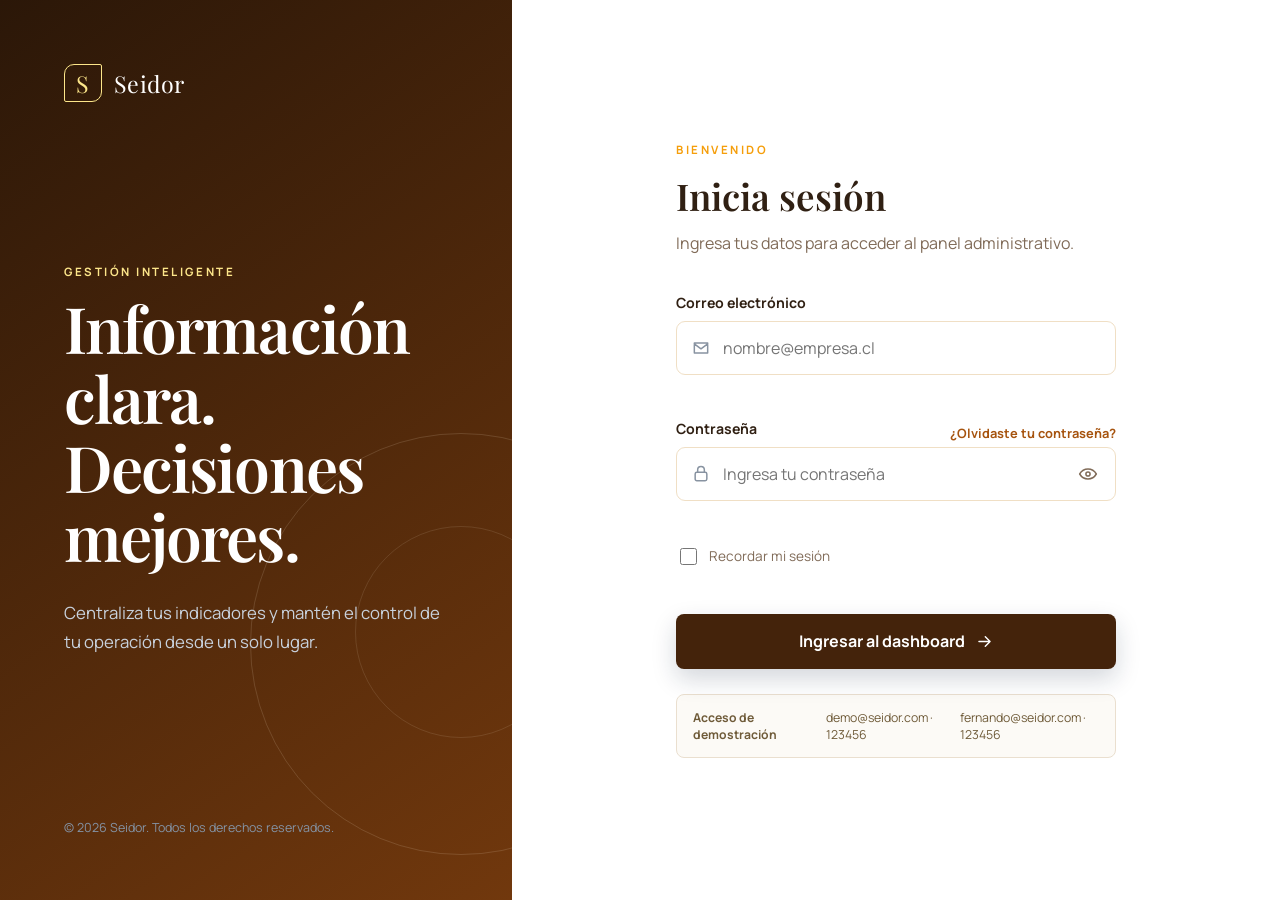
<file: index.html>
<!DOCTYPE html>
<html lang="es">
<head>
  <meta charset="UTF-8">
  <meta name="viewport" content="width=device-width, initial-scale=1.0">
  <meta name="description" content="Acceso al panel administrativo de Seidor.">
  <title>Iniciar sesión | Seidor</title>
  <link rel="preconnect" href="https://fonts.googleapis.com">
  <link rel="preconnect" href="https://fonts.gstatic.com" crossorigin>
  <link href="https://fonts.googleapis.com/css2?family=Manrope:wght@400;500;600;700&family=Playfair+Display:wght@600&display=swap" rel="stylesheet">
  <link rel="stylesheet" href="css/styles.css">
</head>
<body class="login-page">
  <main class="login-layout">
    <section class="login-brand" aria-label="Presentación de Seidor">
      <a class="brand brand--light" href="index.html" aria-label="Seidor, inicio">
        <span class="brand__mark">S</span>
        <span>Seidor</span>
      </a>

      <div class="login-brand__content">
        <p class="eyebrow">GESTIÓN INTELIGENTE</p>
        <h1>Información clara.<br>Decisiones mejores.</h1>
        <p>Centraliza tus indicadores y mantén el control de tu operación desde un solo lugar.</p>
      </div>

      <p class="login-brand__footer">© 2026 Seidor. Todos los derechos reservados.</p>
    </section>

    <section class="login-panel">
      <div class="login-card">
        <div class="login-card__heading">
          <p class="eyebrow eyebrow--dark">BIENVENIDO</p>
          <h2>Inicia sesión</h2>
          <p>Ingresa tus datos para acceder al panel administrativo.</p>
        </div>

        <form id="loginForm" novalidate>
          <div class="form-group">
            <label for="email">Correo electrónico</label>
            <div class="input-wrap">
              <svg aria-hidden="true" viewBox="0 0 24 24"><path d="M4 6h16v12H4zM4 7l8 6 8-6"/></svg>
              <input id="email" name="email" type="email" autocomplete="email" placeholder="nombre@empresa.cl" required>
            </div>
            <small class="field-error" id="emailError"></small>
          </div>

          <div class="form-group">
            <div class="label-row">
              <label for="password">Contraseña</label>
              <button class="text-button" type="button" id="forgotButton">¿Olvidaste tu contraseña?</button>
            </div>
            <div class="input-wrap">
              <svg aria-hidden="true" viewBox="0 0 24 24"><rect x="5" y="10" width="14" height="10" rx="2"/><path d="M8 10V7a4 4 0 018 0v3"/></svg>
              <input id="password" name="password" type="password" autocomplete="current-password" placeholder="Ingresa tu contraseña" required>
              <button class="icon-button" type="button" id="togglePassword" aria-label="Mostrar contraseña">
                <svg aria-hidden="true" viewBox="0 0 24 24"><path d="M2 12s3.5-6 10-6 10 6 10 6-3.5 6-10 6S2 12 2 12z"/><circle cx="12" cy="12" r="2.5"/></svg>
              </button>
            </div>
            <small class="field-error" id="passwordError"></small>
          </div>

          <label class="checkbox-row">
            <input id="remember" type="checkbox">
            <span>Recordar mi sesión</span>
          </label>

          <div class="form-message" id="formMessage" role="alert" aria-live="polite"></div>

          <button class="button button--primary" type="submit">
            <span>Ingresar al dashboard</span>
            <svg aria-hidden="true" viewBox="0 0 24 24"><path d="M5 12h14M13 6l6 6-6 6"/></svg>
          </button>
        </form>

        <div class="demo-box">
          <strong>Acceso de demostración</strong>
          <span>demo@seidor.com · 123456</span>
          <span>fernando@seidor.com · 123456</span>
        </div>
      </div>
    </section>
  </main>

  <script src="js/login.js"></script>
</body>
</html>
<!-- SE AGREGA UN COMENTARIO -->
</file>
<file: css/styles.css>
:root {
  --navy-950: #2b1708;
  --navy-900: #44230b;
  --navy-800: #71380d;
  --navy-700: #a6530e;

  --gold: #f59e0b;
  --gold-light: #fde68a;

  --paper: #ffffff;
  --canvas: #fff8e8;

  --text: #302013;
  --muted: #806b58;
  --line: #f0dfc5;

  --success: #3f7d3a;
  --danger: #c83e32;

  --shadow: 0 22px 60px rgba(113, 56, 13, 0.16);
}

* { box-sizing: border-box; }
html { scroll-behavior: smooth; }
body { margin: 0; color: var(--text); font-family: "Manrope", sans-serif; background: var(--canvas); }
button, input, select { font: inherit; }
button, a { -webkit-tap-highlight-color: transparent; }
button { cursor: pointer; }
a { color: inherit; text-decoration: none; }
svg { fill: none; stroke: currentColor; stroke-width: 1.8; stroke-linecap: round; stroke-linejoin: round; }

.brand { display: inline-flex; align-items: center; gap: 12px; font-family: "Playfair Display", serif; font-size: 1.45rem; letter-spacing: .02em; }
.brand__mark { display: grid; width: 38px; height: 38px; place-items: center; border: 1px solid currentColor; border-radius: 10px 2px 10px 2px; color: var(--gold-light); }
.brand--light { color: #fff; }
.eyebrow { margin: 0 0 14px; color: var(--gold-light); font-size: .72rem; font-weight: 700; letter-spacing: .22em; }
.eyebrow--dark { color: var(--gold); }

/* Login */
.login-layout { display: grid; min-height: 100vh; grid-template-columns: minmax(360px, .9fr) minmax(520px, 1.35fr); }
.login-brand { position: relative; display: flex; overflow: hidden; flex-direction: column; justify-content: space-between; padding: clamp(36px, 5vw, 72px); color: white; background: linear-gradient(145deg, var(--navy-950), var(--navy-800)); }
.login-brand::before { position: absolute; right: -160px; bottom: 5%; width: 420px; height: 420px; border: 1px solid rgba(232, 218, 192, .16); border-radius: 50%; content: ""; }
.login-brand::after { position: absolute; right: -55px; bottom: 18%; width: 210px; height: 210px; border: 1px solid rgba(232, 218, 192, .13); border-radius: 50%; content: ""; }
.login-brand__content { position: relative; z-index: 1; max-width: 520px; }
.login-brand__content h1 { margin: 0; font-family: "Playfair Display", serif; font-size: clamp(2.8rem, 5vw, 4.8rem); font-weight: 600; line-height: 1.08; letter-spacing: -.03em; }
.login-brand__content > p:last-child { max-width: 470px; margin: 28px 0 0; color: #c8d1dc; font-size: 1.05rem; line-height: 1.75; }
.login-brand__footer { position: relative; z-index: 1; margin: 0; color: #8493a5; font-size: .78rem; }
.login-panel { display: grid; padding: 48px; place-items: center; background: var(--paper); }
.login-card { width: min(100%, 440px); }
.login-card__heading { margin-bottom: 36px; }
.login-card__heading h2 { margin: 0 0 10px; font-family: "Playfair Display", serif; font-size: 2.3rem; font-weight: 600; }
.login-card__heading > p:last-child { margin: 0; color: var(--muted); line-height: 1.65; }
.form-group { margin-bottom: 22px; }
.form-group label, .label-row label { display: block; margin-bottom: 9px; font-size: .88rem; font-weight: 700; }
.label-row { display: flex; align-items: center; justify-content: space-between; }
.input-wrap { position: relative; }
.input-wrap > svg { position: absolute; top: 50%; left: 15px; width: 20px; transform: translateY(-50%); color: #8893a1; }
.input-wrap input { width: 100%; height: 54px; padding: 0 48px 0 46px; border: 1px solid var(--line); border-radius: 9px; outline: none; color: var(--text); background: #fff; transition: border .2s, box-shadow .2s; }
.input-wrap input:focus { border-color: var(--navy-700); box-shadow: 0 0 0 4px rgba(34, 73, 109, .09); }
.input-wrap input.is-invalid { border-color: var(--danger); }
.icon-button { position: absolute; top: 50%; right: 10px; display: grid; width: 36px; height: 36px; padding: 8px; border: 0; transform: translateY(-50%); place-items: center; color: var(--muted); background: transparent; }
.icon-button svg { width: 20px; }
.text-button { padding: 0; border: 0; color: var(--navy-700); font-size: .8rem; font-weight: 700; background: none; }
.text-button:hover { color: var(--gold); }
.field-error { display: block; min-height: 17px; margin-top: 5px; color: var(--danger); font-size: .75rem; }
.checkbox-row { display: inline-flex; align-items: center; gap: 9px; margin-bottom: 24px; color: var(--muted); font-size: .85rem; cursor: pointer; }
.checkbox-row input { width: 17px; height: 17px; accent-color: var(--navy-800); }
.form-message { min-height: 20px; margin: -8px 0 10px; color: var(--danger); font-size: .82rem; }
.button { display: inline-flex; min-height: 48px; align-items: center; justify-content: center; gap: 10px; padding: 0 20px; border: 0; border-radius: 8px; font-weight: 700; }
.button svg { width: 19px; }
.button--primary { width: 100%; min-height: 55px; color: #fff; background: var(--navy-900); box-shadow: 0 10px 25px rgba(16, 35, 61, .18); transition: background .2s, transform .2s; }
.button--primary:hover { background: var(--navy-700); transform: translateY(-1px); }
.button--primary:disabled { opacity: .65; cursor: wait; }
.demo-box { display: flex; margin-top: 25px; padding: 14px 16px; border: 1px solid #eadfcf; border-radius: 8px; align-items: center; justify-content: space-between; gap: 12px; color: #6f5b39; background: #fcfaf6; font-size: .77rem; }
.demo-box strong { font-size: .76rem; }

/* Dashboard */
.dashboard-shell { min-height: 100vh; }
.sidebar { position: fixed; z-index: 20; inset: 0 auto 0 0; display: flex; width: 260px; flex-direction: column; color: #c7d1dd; background: var(--navy-950); }
.sidebar__top { display: flex; height: 92px; padding: 0 28px; align-items: center; border-bottom: 1px solid rgba(255,255,255,.07); }
.sidebar-close { display: none; margin-left: auto; border: 0; color: #fff; font-size: 2rem; background: transparent; }
.sidebar-nav { flex: 1; padding: 28px 16px; }
.sidebar-label { margin: 0 12px 12px; color: #68798d; font-size: .65rem; font-weight: 700; letter-spacing: .18em; }
.sidebar-label--spaced { margin-top: 32px; }
.nav-item { display: flex; height: 48px; margin: 4px 0; padding: 0 14px; border-radius: 7px; align-items: center; gap: 13px; color: #aebac8; font-size: .88rem; font-weight: 600; transition: color .2s, background .2s; }
.nav-item svg { width: 20px; }
.nav-item:hover { color: #fff; background: rgba(255,255,255,.05); }
.nav-item.is-active { color: #fff; background: var(--navy-800); box-shadow: inset 3px 0 var(--gold); }
.sidebar-profile { display: grid; padding: 20px; border-top: 1px solid rgba(255,255,255,.07); grid-template-columns: auto 1fr auto; align-items: center; gap: 11px; }
.avatar { display: grid; width: 40px; height: 40px; border-radius: 50%; place-items: center; color: white; font-size: .75rem; font-weight: 700; background: var(--navy-700); }
.sidebar-profile strong, .sidebar-profile span { display: block; }
.sidebar-profile strong { color: white; font-size: .8rem; }
.sidebar-profile span { margin-top: 3px; color: #728297; font-size: .68rem; }
.logout-button { display: grid; width: 35px; height: 35px; padding: 8px; border: 0; border-radius: 6px; place-items: center; color: #8c9bad; background: transparent; }
.logout-button:hover { color: white; background: rgba(255,255,255,.07); }
.logout-button svg { width: 19px; }
.main-content { min-height: 100vh; margin-left: 260px; padding: 0 42px 42px; }
.topbar { display: flex; min-height: 116px; align-items: center; justify-content: space-between; gap: 24px; }
.topbar .eyebrow { margin-bottom: 6px; }
.topbar h1 { margin: 0; font-family: "Playfair Display", serif; font-size: clamp(1.75rem, 3vw, 2.35rem); font-weight: 600; }
.topbar-actions { display: flex; align-items: center; gap: 12px; }
.notification-button { position: relative; display: grid; width: 45px; height: 45px; border: 1px solid var(--line); border-radius: 8px; place-items: center; color: var(--muted); background: white; }
.notification-button svg { width: 20px; }
.notification-button span { position: absolute; top: 8px; right: 8px; width: 7px; height: 7px; border: 2px solid white; border-radius: 50%; background: var(--gold); }
.button--compact { min-height: 45px; color: white; background: var(--navy-900); }
.mobile-menu { display: none; width: 42px; height: 42px; padding: 10px; border: 0; color: var(--navy-900); background: transparent; }

.summary-grid { display: grid; margin-bottom: 22px; grid-template-columns: repeat(4, minmax(0, 1fr)); gap: 18px; }
.metric-card, .panel { border: 1px solid var(--line); border-radius: 12px; background: white; box-shadow: 0 4px 20px rgba(18, 37, 60, .035); }
.metric-card { position: relative; min-height: 188px; padding: 24px; overflow: hidden; }
.metric-card--accent::after { position: absolute; right: -30px; bottom: -48px; width: 125px; height: 125px; border: 17px solid rgba(189,152,88,.1); border-radius: 50%; content: ""; }
.metric-card__icon { display: grid; width: 39px; height: 39px; margin-bottom: 20px; border-radius: 8px; place-items: center; color: var(--navy-700); background: #eef2f6; }
.metric-card__icon svg { width: 20px; }
.metric-card__trend { position: absolute; top: 26px; right: 22px; padding: 5px 8px; border-radius: 99px; font-size: .68rem; font-weight: 700; }
.metric-card__trend.is-up { color: var(--success); background: #eaf6f1; }
.metric-card__trend.is-down { color: var(--danger); background: #faeded; }
.metric-card p { margin: 0 0 7px; color: var(--muted); font-size: .78rem; }
.metric-card > strong { display: block; margin-bottom: 7px; font-family: "Playfair Display", serif; font-size: 1.65rem; }
.metric-card > span { color: #9aa3ae; font-size: .68rem; }
.dashboard-grid { display: grid; margin-bottom: 22px; grid-template-columns: minmax(0, 1.7fr) minmax(280px, .7fr); gap: 18px; }
.panel { padding: 26px; }
.panel-heading { display: flex; align-items: flex-start; justify-content: space-between; gap: 20px; }
.panel-heading .eyebrow { margin-bottom: 7px; }
.panel-heading h2 { margin: 0; font-family: "Playfair Display", serif; font-size: 1.3rem; font-weight: 600; }
.panel-heading select { padding: 9px 30px 9px 12px; border: 1px solid var(--line); border-radius: 7px; outline: none; color: var(--muted); font-size: .74rem; background: #fff; }
.chart-summary { display: flex; margin: 26px 0 16px; align-items: center; gap: 22px; }
.chart-summary strong { font-size: 1.45rem; }
.chart-summary span { color: var(--muted); font-size: .72rem; }
.chart-summary i { display: inline-block; width: 7px; height: 7px; margin-right: 5px; border-radius: 50%; background: var(--navy-700); }
.bar-chart { display: flex; height: 220px; padding: 10px 8px 0; align-items: flex-end; justify-content: space-around; gap: 12px; border-bottom: 1px solid var(--line); background-image: linear-gradient(to top, var(--line) 1px, transparent 1px); background-size: 100% 25%; }
.bar-group { display: flex; height: 100%; flex: 1; flex-direction: column; align-items: center; justify-content: flex-end; }
.bar { position: relative; width: min(40px, 72%); height: var(--height); border-radius: 5px 5px 0 0; background: #b6c2ce; transition: height .5s; }
.bar:hover { background: var(--navy-700); }
.bar--current { background: var(--navy-700); }
.bar span { position: absolute; top: -24px; left: 50%; opacity: 0; transform: translateX(-50%); color: var(--navy-900); font-size: .63rem; font-weight: 700; white-space: nowrap; transition: opacity .2s; }
.bar:hover span, .bar--current span { opacity: 1; }
.bar-group small { margin: 10px 0 -24px; transform: translateY(24px); color: var(--muted); font-size: .67rem; }
.more-button { padding: 0; border: 0; color: var(--muted); letter-spacing: 2px; background: transparent; }
.progress-ring { position: relative; display: grid; width: 150px; height: 150px; margin: 26px auto 22px; border-radius: 50%; place-items: center; background: conic-gradient(var(--navy-700) calc(var(--progress) * 1%), #edf0f3 0); }
.progress-ring::before { position: absolute; width: 120px; height: 120px; border-radius: 50%; content: ""; background: white; }
.progress-ring > div { position: relative; z-index: 1; text-align: center; }
.progress-ring strong, .progress-ring span { display: block; }
.progress-ring strong { font-family: "Playfair Display", serif; font-size: 1.8rem; }
.progress-ring span { color: var(--muted); font-size: .67rem; }
.goal-list { display: grid; gap: 11px; }
.goal-list > div { display: flex; align-items: center; justify-content: space-between; color: var(--muted); font-size: .73rem; }
.goal-list strong { color: var(--text); }
.dot { display: inline-block; width: 8px; height: 8px; margin-right: 8px; border-radius: 50%; }
.dot--navy { background: var(--navy-700); }.dot--gold { background: var(--gold); }.dot--gray { background: #b6c2ce; }
.activity-panel { padding-bottom: 12px; }
.table-wrap { overflow-x: auto; margin: 20px -26px 0; }
table { width: 100%; border-collapse: collapse; min-width: 760px; }
th, td { padding: 15px 18px; border-top: 1px solid var(--line); text-align: left; font-size: .75rem; white-space: nowrap; }
th:first-child, td:first-child { padding-left: 26px; }
th { color: #8a94a1; font-size: .64rem; letter-spacing: .06em; text-transform: uppercase; background: #fafbfc; }
td { color: #586373; }
.client-cell { display: flex; align-items: center; gap: 10px; }
.client-cell strong, .client-cell small { display: block; }
.client-cell strong { color: var(--text); font-size: .75rem; }
.client-cell small { margin-top: 3px; color: #98a1ac; font-size: .64rem; }
.avatar--small { width: 33px; height: 33px; font-size: .62rem; }.avatar--gold { background: #a37c3d; }.avatar--slate { background: #5f7184; }
.status { display: inline-flex; padding: 6px 9px; border-radius: 99px; font-size: .65rem; font-weight: 700; }
.status--success { color: var(--success); background: #eaf6f1; }.status--pending { color: #8a682f; background: #faf3e7; }
.sidebar-overlay { position: fixed; z-index: 15; inset: 0; display: none; background: rgba(5, 15, 27, .45); }

@media (max-width: 1180px) {
  .summary-grid { grid-template-columns: repeat(2, minmax(0, 1fr)); }
}
@media (max-width: 900px) {
  .login-layout { grid-template-columns: 1fr; }
  .login-brand { min-height: 310px; padding: 36px; }
  .login-brand__content h1 { font-size: 2.7rem; }
  .login-brand__content > p:last-child, .login-brand__footer { display: none; }
  .login-panel { padding: 48px 24px; }
  .sidebar { transform: translateX(-100%); transition: transform .25s ease; }
  .sidebar.is-open { transform: translateX(0); }
  .sidebar-close, .mobile-menu { display: grid; place-items: center; }
  .sidebar-overlay.is-open { display: block; }
  .main-content { margin-left: 0; padding: 0 24px 32px; }
  .topbar { min-height: 100px; }
  .topbar > div:first-of-type { margin-right: auto; }
  .dashboard-grid { grid-template-columns: 1fr; }
}
@media (max-width: 620px) {
  .login-brand { min-height: 250px; padding: 28px 24px; }
  .login-brand__content h1 { font-size: 2.25rem; }
  .login-brand__content > .eyebrow { margin-bottom: 8px; }
  .login-panel { place-items: start center; }
  .summary-grid { grid-template-columns: 1fr; }
  .main-content { padding-inline: 16px; }
  .topbar { flex-wrap: wrap; padding: 20px 0; }
  .topbar h1 { font-size: 1.65rem; }
  .topbar-actions { width: 100%; justify-content: flex-end; }
  .button--compact { flex: 1; }
  .panel { padding: 20px; }
  .demo-box { align-items: flex-start; flex-direction: column; }
}
@media (prefers-reduced-motion: reduce) {
  *, *::before, *::after { scroll-behavior: auto !important; transition: none !important; }
}
</file>
